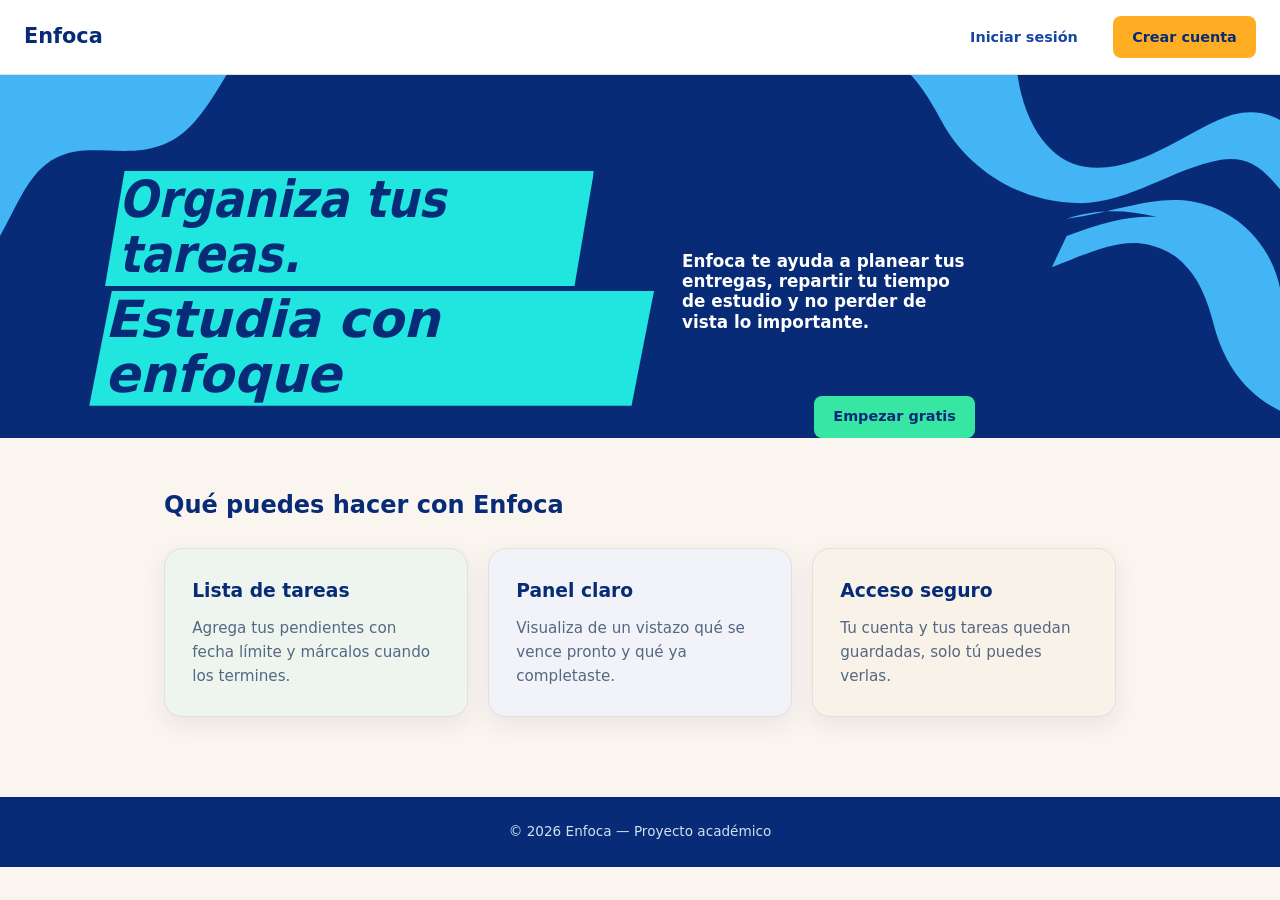
<file: templates/index.html>
<!DOCTYPE html>
<html lang="es">
<head>
<meta charset="UTF-8">
<meta name="viewport" content="width=device-width, initial-scale=1">
<title>Enfoca | Organiza tus tareas y estudia mejor</title>
<link rel="stylesheet" href="/static/css/style.css">
</head>
<body>

<header class="navbar">
  <span class="logo">Enfoca</span>
  <nav>
    <a class="btn btn-texto" href="/login">Iniciar sesión</a>
    <a class="btn btn-primario" href="/registro">Crear cuenta</a>
  </nav>
</header>

<section class="hero">
  <div class="hero-contenido">
    <h1>
  <span>Organiza tus tareas.</span>
  <span>Estudia con enfoque</span>
</h1>
    <p>Enfoca te ayuda a planear tus entregas, repartir tu tiempo de estudio y no perder de vista lo importante.</p>
    <a class="btn btn-primario" href="/registro">Empezar gratis</a>
  </div>
</section>

<main>
  <h2 class="seccion-titulo">Qué puedes hacer con Enfoca</h2>
  <div class="grid-tarjetas">
    <div class="tarjeta">
      <h3>Lista de tareas</h3>
      <p>Agrega tus pendientes con fecha límite y márcalos cuando los termines.</p>
    </div>
    <div class="tarjeta">
      <h3>Panel claro</h3>
      <p>Visualiza de un vistazo qué se vence pronto y qué ya completaste.</p>
    </div>
    <div class="tarjeta">
      <h3>Acceso seguro</h3>
      <p>Tu cuenta y tus tareas quedan guardadas, solo tú puedes verlas.</p>
    </div>
  </div>
</main>

<footer>© 2026 Enfoca — Proyecto académico</footer>

</body>
</html>
</file>
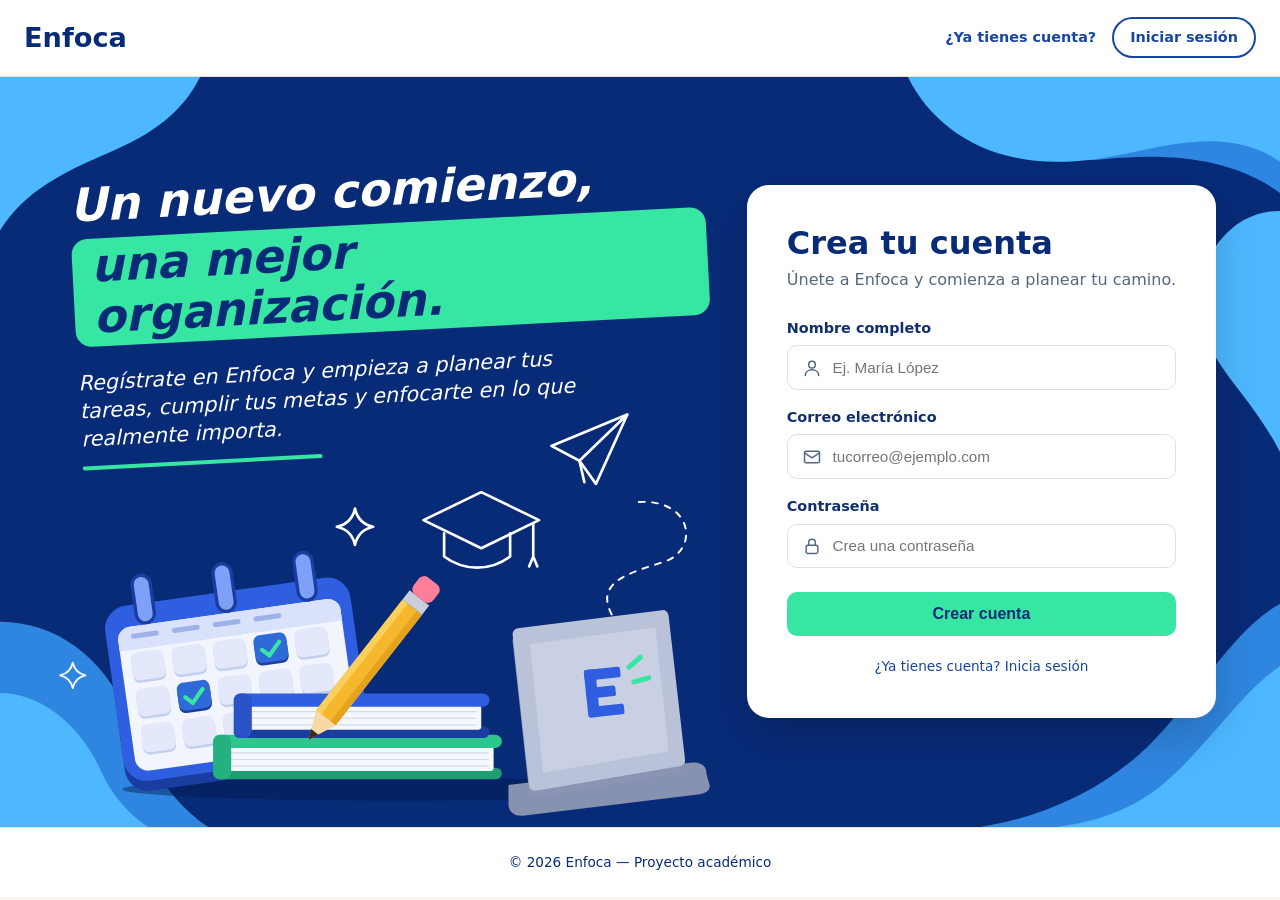
<file: templates/registro.html>
<!DOCTYPE html>
<html lang="es">
<head>
<meta charset="UTF-8">
<meta name="viewport" content="width=device-width, initial-scale=1">
<title>Crear cuenta | Enfoca</title>
<link rel="stylesheet" href="/static/css/style.css">
</head>
<body class="pagina-registro">

<header class="navbar">
  <a class="logo" href="/">Enfoca</a>
  <nav>
    <span class="nav-pregunta">¿Ya tienes cuenta?</span>
    <a class="btn btn-texto" href="/login">Iniciar sesión</a>
  </nav>
</header>

<main class="registro-hero">
  <section class="registro-presentacion">
    <div class="registro-copy">
      <h1>Un nuevo comienzo,</h1>
      <h2><span>una mejor organización.</span></h2>
      <p>Regístrate en Enfoca y empieza a planear tus tareas, cumplir tus metas y enfocarte en lo que realmente importa.</p>
    </div>

    <svg class="registro-ilustracion" viewBox="0 0 800 500" aria-hidden="true">
      <defs>
        <g id="celdas">
          <rect x="26" y="98" width="40" height="34" rx="8"/>
          <rect x="76" y="98" width="40" height="34" rx="8"/>
          <rect x="126" y="98" width="40" height="34" rx="8"/>
          <rect x="226" y="98" width="40" height="34" rx="8"/>
          <rect x="26" y="142" width="40" height="34" rx="8"/>
          <rect x="126" y="142" width="40" height="34" rx="8"/>
          <rect x="176" y="142" width="40" height="34" rx="8"/>
          <rect x="226" y="142" width="40" height="34" rx="8"/>
          <rect x="26" y="186" width="40" height="34" rx="8"/>
          <rect x="76" y="186" width="40" height="34" rx="8"/>
          <rect x="126" y="186" width="40" height="34" rx="8"/>
          <rect x="176" y="186" width="40" height="34" rx="8"/>
          <rect x="226" y="186" width="40" height="34" rx="8"/>
        </g>
      </defs>

      <!-- Sombra en el suelo -->
      <ellipse cx="430" cy="468" rx="340" ry="14" fill="#041a4d" opacity=".45"/>

      <!-- Calendario -->
      <g transform="translate(60 210) rotate(-8)">
        <rect x="0" y="52" width="300" height="214" rx="28" fill="#1a3da0"/>
        <rect x="0" y="40" width="300" height="214" rx="28" fill="#2f5fe0"/>
        <rect x="14" y="66" width="272" height="176" rx="16" fill="#f2f5fe"/>
        <rect x="14" y="66" width="272" height="28" rx="16" fill="#d9e2fa"/>
        <rect x="14" y="80" width="272" height="14" fill="#d9e2fa"/>
        <rect x="30" y="75" width="34" height="6" rx="3" fill="#9fb2e8"/>
        <rect x="80" y="75" width="34" height="6" rx="3" fill="#9fb2e8"/>
        <rect x="130" y="75" width="34" height="6" rx="3" fill="#9fb2e8"/>
        <rect x="180" y="75" width="34" height="6" rx="3" fill="#9fb2e8"/>
        <use href="#celdas" transform="translate(0 3)" fill="#c3cfee"/>
        <use href="#celdas" fill="#e3e9fb"/>
        <rect x="176" y="101" width="40" height="34" rx="8" fill="#1a3da0"/>
        <rect x="176" y="98" width="40" height="34" rx="8" fill="#2f6bd8"/>
        <rect x="76" y="145" width="40" height="34" rx="8" fill="#1a3da0"/>
        <rect x="76" y="142" width="40" height="34" rx="8" fill="#2f6bd8"/>
        <path d="M185 116l8 8 14-15M85 160l8 8 14-15" fill="none" stroke="#36e6a2" stroke-width="5" stroke-linecap="round" stroke-linejoin="round"/>
        <rect x="38" y="4" width="26" height="62" rx="13" fill="#1a3da0"/>
        <rect x="42" y="8" width="18" height="54" rx="9" fill="#7ea0f7"/>
        <rect x="137" y="4" width="26" height="62" rx="13" fill="#1a3da0"/>
        <rect x="141" y="8" width="18" height="54" rx="9" fill="#7ea0f7"/>
        <rect x="236" y="4" width="26" height="62" rx="13" fill="#1a3da0"/>
        <rect x="240" y="8" width="18" height="54" rx="9" fill="#7ea0f7"/>
      </g>

      <!-- Portátil -->
      <g transform="translate(540 258)">
        <path d="M18 205L238 178Q258 176 258 192L262 206Q262 214 250 216L38 242Q20 244 18 230Z" fill="#8791b0"/>
        <path d="M30 30L205 8L225 183L50 213Z" fill="#8b95b3" stroke="#8b95b3" stroke-width="14" stroke-linejoin="round"/>
        <path d="M30 22L205 0L225 175L50 205Z" fill="#b9c2d9" stroke="#b9c2d9" stroke-width="14" stroke-linejoin="round"/>
        <path d="M44 34L196 14L212 164L60 190Z" fill="#c9d0e4"/>
        <g transform="rotate(-6 128 93)" fill="#2f5fe0">
          <rect x="112" y="64" width="14" height="58" rx="3"/>
          <rect x="112" y="64" width="44" height="13" rx="3"/>
          <rect x="112" y="86" width="36" height="13" rx="3"/>
          <rect x="112" y="109" width="44" height="13" rx="3"/>
        </g>
        <path d="M164 62l14-12M170 80l18-5" fill="none" stroke="#36e6a2" stroke-width="6" stroke-linecap="round"/>
      </g>

      <!-- Libro verde -->
      <g transform="translate(200 380)">
        <rect x="0" y="62" width="350" height="14" rx="7" fill="#1f9d72"/>
        <rect x="14" y="36" width="326" height="30" rx="4" fill="#f4f7fb"/>
        <path d="M22 44H334M22 52H334M22 60H334" stroke="#d3dbe8" stroke-width="1.5"/>
        <rect x="0" y="22" width="350" height="16" rx="8" fill="#2fc58f"/>
        <rect x="0" y="22" width="22" height="54" rx="9" fill="#25b07f"/>
      </g>

      <!-- Libro azul -->
      <g transform="translate(225 330)">
        <rect x="0" y="62" width="310" height="14" rx="7" fill="#1a3da0"/>
        <rect x="14" y="36" width="286" height="30" rx="4" fill="#f4f7fb"/>
        <path d="M22 44H294M22 52H294M22 60H294" stroke="#d3dbe8" stroke-width="1.5"/>
        <rect x="0" y="22" width="310" height="16" rx="8" fill="#2f5fe0"/>
        <rect x="0" y="22" width="22" height="54" rx="9" fill="#2a52c9"/>
      </g>

      <!-- Lápiz -->
      <g transform="translate(325 372) rotate(-52)">
        <polygon points="0,0 -34,15 0,30" fill="#f7d9a3"/>
        <polygon points="-34,15 -22,9.5 -22,20.5" fill="#3a2a1a"/>
        <rect x="0" y="0" width="170" height="30" fill="#f5b72c"/>
        <rect x="0" y="0" width="170" height="8" fill="#fbd05a"/>
        <rect x="0" y="22" width="170" height="8" fill="#e5a31d"/>
        <rect x="170" y="0" width="14" height="30" fill="#c9ced9"/>
        <rect x="184" y="0" width="26" height="30" rx="8" fill="#ff7e9a"/>
      </g>

      <!-- Dibujos de trazo: avioncito, birrete, destellos y línea punteada -->
      <g fill="none" stroke="#fff" stroke-width="3.2" stroke-linecap="round" stroke-linejoin="round">
        <path d="M610 52L702 14 664 98 644 70Z"/>
        <path d="M644 70L702 14M644 70L650 96"/>
        <path d="M455 142L525 108 595 142 525 176Z"/>
        <path d="M480 158v28c24 18 56 18 80 0v-28"/>
        <path d="M588 146v40M588 186l-5 12M588 186l5 12"/>
        <path d="M372 128Q376 146 394 150Q376 154 372 172Q368 154 350 150Q368 146 372 128Z"/>
        <path transform="translate(30 330) scale(.7)" d="M0 -22Q4 -4 22 0Q4 4 0 22Q-4 4 -22 0Q-4 -4 0 -22Z"/>
        <path stroke-width="2.4" stroke-dasharray="7 9" d="M716 120C780 116 790 176 748 192C700 207 662 218 684 258"/>
      </g>
    </svg>
  </section>

  <section class="panel-form">
    <h2>Crea tu cuenta</h2>
    <p class="sub">Únete a Enfoca y comienza a planear tu camino.</p>
    <div id="mensaje" class="mensaje"></div>
    <form id="form-registro">
      <div class="campo">
        <label for="nombre">Nombre completo</label>
        <input type="text" id="nombre" placeholder="Ej. María López" required>
      </div>
      <div class="campo">
        <label for="email">Correo electrónico</label>
        <input type="email" id="email" placeholder="tucorreo@ejemplo.com" required>
      </div>
      <div class="campo">
        <label for="password">Contraseña</label>
        <input type="password" id="password" placeholder="Crea una contraseña" minlength="6" required>
      </div>
      <button class="btn btn-primario" type="submit">Crear cuenta</button>
    </form>
    <a class="enlace-sutil" href="/login">¿Ya tienes cuenta? Inicia sesión</a>
  </section>
</main>

<footer>© 2026 Enfoca — Proyecto académico</footer>

<script>
document.getElementById('form-registro').addEventListener('submit', async (e) => {
  e.preventDefault();
  const mensaje = document.getElementById('mensaje');
  mensaje.className = 'mensaje';
  mensaje.textContent = '';
  try {
    const res = await fetch('/api/registro', {
      method: 'POST',
      headers: { 'Content-Type': 'application/json' },
      body: JSON.stringify({
        nombre: document.getElementById('nombre').value,
        email: document.getElementById('email').value,
        password: document.getElementById('password').value
      })
    });
    const data = await res.json();
    if (!res.ok) throw new Error(data.error || 'No se pudo crear la cuenta');
    mensaje.className = 'mensaje exito';
    mensaje.textContent = data.mensaje || 'Cuenta creada. Revisa tu correo para verificarla.';
  } catch (err) {
    mensaje.className = 'mensaje error';
    mensaje.textContent = err.message;
  }
});
</script>
</body>
</html>
</file>
<file: static/css/style.css>
:root {
  --azul: #1746a2;
  --azul-oscuro: #082b78;
  --verde: #36e6a2;
  --verde-claro: #e8f8f0;
  --fondo: #fbf5ef;
  --texto: #102f70;
  --suave: #566783;
  --borde: #e6dfd8;
  --blanco: #ffffff;
  --sombra: 0 8px 24px rgba(8, 43, 120, 0.08);
}

* {
  box-sizing: border-box;
  margin: 0;
  padding: 0;
}

body {
  font-family: "Segoe UI", system-ui, sans-serif;
  background: var(--fondo);
  color: var(--texto);
  line-height: 1.6;
}

a {
  text-decoration: none;
  color: inherit;
}

/* Barra superior */
.navbar {
  background: var(--blanco);
  border-bottom: 1px solid var(--borde);
  display: flex;
  align-items: center;
  justify-content: space-between;
  padding: 1rem 1.5rem;
  box-shadow: var(--sombra);
}

.navbar .logo {
  font-weight: 800;
  font-size: 1.3rem;
  color: var(--azul-oscuro);
}

.navbar nav {
  display: flex;
  gap: 1rem;
  align-items: center;
}

/* Botones */
.btn {
  display: inline-block;
  padding: 0.6rem 1.2rem;
  border-radius: 8px;
  font-weight: 600;
  font-size: 0.9rem;
  border: none;
  cursor: pointer;
}

.btn-primario {
  background: var(--verde);
  color: var(--azul-oscuro);
}

.navbar .btn-primario {
  background: #ffae24;
  color: var(--azul-oscuro);
}

.btn-secundario {
  background: var(--azul);
  color: #fff;
}

.btn-texto {
  background: none;
  color: var(--azul);
}

/* Inicio: conserva las ondas y los colores */
.hero {
  position: relative;
  isolation: isolate;
  overflow: hidden;
  min-height: 350px;
  padding: 4rem 1.5rem;
  background-color: #082b78;
  background-image: url("/static/hero-waves.svg");
  background-repeat: no-repeat;
  background-size: 100% 100%;
  color: #fff;
}

.hero::before,
.hero::after {
  display: none;
}

.hero-contenido {
  position: relative;
  z-index: 2;
  display: grid;
  width: 92%;
  max-width: none;
  margin: 0 auto;
  grid-template-columns: 1fr 0.95fr;
  gap: 1rem 2rem;
  align-items: center;
}

.hero h1 {
  grid-column: 1;
  grid-row: 1 / span 2;
  position: relative;
  top: 2rem;
  left: 1rem;
  display: flex;
  flex-direction: column;
  align-items: flex-start;
  gap: 0.08em;
  max-width: 100%;
  padding: 0;
  color: #082b78;
  font-size: clamp(1.7rem, 4.2vw, 3.2rem);
  font-weight: 800;
  font-style: italic;
  line-height: 1.08;
}

.hero h1 span {
  display: block;
  width: fit-content;
  max-width: 100%;
  padding: 0.02em 0.3em 0.07em;
  background: #21e5df;
  clip-path: polygon(4% 0, 100% 0, 96% 100%, 0 100%);
}

.hero h1 span:first-child {
  margin-left: 0.3em;
  transform: scaleX(0.89);
  transform-origin: left center;
}

.hero p {
  grid-column: 2;
  grid-row: 1;
  position: relative;
  top: 5.5rem;
  left: 0.75rem;
  width: 25ch;
  max-width: 100%;
  margin: 0;
  color: #fff;
  font-size: 1.05rem;
  font-weight: 700;
  line-height: 1.2;
}

.hero .btn {
  grid-column: 2;
  grid-row: 2;
  position: relative;
  top: 5.5rem;
  left: 9rem;
  justify-self: start;
  margin: 0;
}

/* Contenido en tarjetas */
main {
  max-width: 1000px;
  margin: 0 auto;
  padding: 3rem 1.5rem;
}

.seccion-titulo {
  font-size: 1.5rem;
  font-weight: 800;
  margin-bottom: 1.5rem;
  color: var(--azul-oscuro);
}

.grid-tarjetas {
  display: grid;
  grid-template-columns: 1fr;
  gap: 1.25rem;
}

.tarjeta {
  background: #fff;
  border: 1px solid var(--borde);
  border-radius: 18px;
  padding: 1.7rem;
  box-shadow: var(--sombra);
  transition: transform 180ms ease, box-shadow 180ms ease;
}

.tarjeta:nth-child(1) {
  background: #eef5ef;
}

.tarjeta:nth-child(2) {
  background: #f1f3f8;
}

.tarjeta:nth-child(3) {
  background: #f8f2e9;
}

.tarjeta:hover {
  transform: translateY(-4px);
  box-shadow: 0 14px 30px rgba(41, 76, 69, 0.13);
}

.tarjeta h3 {
  color: var(--azul-oscuro);
  margin-bottom: 0.6rem;
}

.tarjeta p {
  color: var(--suave);
  font-size: 0.95rem;
}

.divisor {
  border: none;
  border-top: 1px solid var(--borde);
  margin: 2.5rem 0;
}

/* Pie de página */
footer {
  background: var(--azul-oscuro);
  color: #cfe2f0;
  text-align: center;
  padding: 1.5rem;
  font-size: 0.85rem;
  margin-top: 2rem;
}

/* Formularios */
.panel-form {
  width: 100%;
  max-width: 420px;
  margin: 3rem auto;
  padding: 2rem;
  background: var(--blanco);
  border: 1px solid var(--borde);
  border-radius: 12px;
  box-shadow: var(--sombra);
}

.panel-form h2 {
  color: var(--azul-oscuro);
  margin-bottom: 0.3rem;
}

.panel-form .sub {
  color: var(--suave);
  font-size: 0.9rem;
  margin-bottom: 1.5rem;
}

.campo {
  margin-bottom: 1rem;
}

.campo label {
  display: block;
  font-size: 0.85rem;
  font-weight: 600;
  margin-bottom: 0.35rem;
  color: var(--texto);
}

.campo input {
  width: 100%;
  padding: 0.7rem 0.8rem;
  border: 1px solid var(--borde);
  border-radius: 8px;
  font-size: 0.95rem;
}

.campo input:focus {
  outline: 2px solid var(--verde);
  border-color: transparent;
}

.panel-form .btn {
  width: 100%;
  margin-top: 0.5rem;
}

.enlace-sutil {
  display: block;
  text-align: center;
  margin-top: 1.25rem;
  font-size: 0.85rem;
  color: var(--azul);
}

.mensaje {
  display: none;
  font-size: 0.85rem;
  padding: 0.6rem 0.8rem;
  border-radius: 6px;
  margin-bottom: 1rem;
}

.mensaje.error {
  display: block;
  background: #fdecea;
  color: #a42626;
}

.mensaje.exito {
  display: block;
  background: var(--verde-claro);
  color: #0b6b53;
}

/* Dashboard */
.dash-header {
  display: flex;
  justify-content: space-between;
  align-items: center;
  margin-bottom: 2rem;
}

.dash-header h1 {
  color: var(--azul-oscuro);
  font-size: 1.6rem;
}

.form-tarea {
  display: grid;
  grid-template-columns: 1fr;
  gap: 0.75rem;
  background: var(--blanco);
  border: 1px solid var(--borde);
  border-radius: 10px;
  padding: 1.25rem;
  margin-bottom: 2rem;
  box-shadow: var(--sombra);
}

.lista-tareas {
  display: grid;
  gap: 0.75rem;
}

.tarea {
  display: flex;
  justify-content: space-between;
  align-items: center;
  background: var(--blanco);
  border: 1px solid var(--borde);
  border-left: 4px solid var(--verde);
  border-radius: 8px;
  padding: 1rem 1.25rem;
}

.tarea.vencida {
  border-left-color: #d9534f;
}

.tarea .info strong {
  display: block;
  color: var(--azul-oscuro);
}

.tarea .info span {
  font-size: 0.8rem;
  color: var(--suave);
}

.tarea .borrar {
  background: none;
  border: none;
  color: #d9534f;
  cursor: pointer;
  font-weight: 700;
  font-size: 1.1rem;
}

/* ============================================================
   LOGIN (solo afecta a la página de inicio de sesión)
   ============================================================ */

/* Encabezado del login: solo con <body class="pagina-login"> */
.pagina-login .navbar a.logo {
  font-size: 1.7rem;
}

.pagina-login .navbar nav a.btn-texto[href="/registro"] {
  padding: 0.45rem 1rem;
  border: 2px solid var(--verde);
  border-radius: 999px;
  font-weight: 700;
}

/* Pie del login: franja blanca con letras azules */
.pagina-login footer {
  margin-top: 0;
  background: var(--blanco);
  color: var(--azul-oscuro);
  border-top: 1px solid var(--borde);
}

.login-hero {
  position: relative;
  isolation: isolate;
  display: grid;
  grid-template-columns: minmax(0, 1.1fr) minmax(340px, 0.9fr);
  align-items: stretch;
  gap: 3rem;
  width: 100%;
  max-width: none;
  min-height: max(640px, calc(100vh - 150px));
  margin: 0;
  padding: 2rem clamp(1.5rem, 5vw, 5rem) 0;
  overflow: hidden;
  background: var(--azul-oscuro);
}

/* Ondas celestes del boceto */
.login-hero::before {
  content: "";
  position: absolute;
  inset: 0;
  z-index: 0;
  pointer-events: none;
  background-image: url("data:image/svg+xml,%3Csvg xmlns='http://www.w3.org/2000/svg' viewBox='0 0 1600 840' preserveAspectRatio='none'%3E%3Cpath fill='%2341b0f5' d='M1250 0C1290 90 1400 130 1500 110C1550 100 1580 110 1600 125V215C1570 180 1530 175 1490 190C1380 225 1270 130 1210 0Z'/%3E%3Cpath fill='%2341b0f5' d='M1600 200C1530 215 1490 270 1510 340C1530 410 1580 440 1600 475V570C1550 525 1460 470 1440 380C1420 290 1490 215 1600 200Z'/%3E%3Cpath fill='%233aa3ea' d='M1600 520C1520 545 1450 610 1390 680C1340 735 1270 775 1180 790C1290 745 1360 690 1420 625C1480 565 1540 535 1600 520Z'/%3E%3Cpath fill='%2341b0f5' d='M1600 610C1540 640 1490 700 1430 760C1390 800 1310 830 1220 840H1600Z'/%3E%3C/svg%3E");
  background-repeat: no-repeat;
  background-size: 100% 100%;
}

.login-presentacion {
  position: relative;
  z-index: 1;
  min-width: 0;
  min-height: 620px;
}

.login-copy {
  position: relative;
  z-index: 2;
  width: 100%;
  max-width: 560px;
  padding-top: clamp(1.5rem, 4vh, 3rem);
  transform: rotate(-2deg);
  transform-origin: left top;
}

.login-copy h1 {
  color: #fff;
  font-size: clamp(1.9rem, 2.9vw, 2.7rem);
  font-weight: 800;
  font-style: italic;
  line-height: 1.1;
}

.login-copy h2 {
  margin-top: 0.7rem;
  color: var(--azul-oscuro);
  font-size: clamp(1.8rem, 2.7vw, 2.5rem);
  font-style: italic;
  line-height: 1.1;
}

.login-copy h2 span {
  display: table;
  margin-top: 0.1em;
  padding: 0.04em 0.28em;
  border-radius: 10px;
  background: var(--verde);
  color: var(--azul-oscuro);
}

.login-copy p {
  max-width: 32ch;
  margin-top: 1rem;
  color: #fff;
  font-size: 1.05rem;
  font-style: italic;
  line-height: 1.35;
}

/* Foto grande, integrada: pegada al borde inferior y difuminada por los lados */
.login-presentacion > .login-foto {
  position: absolute;
  z-index: 1;
  left: -2%;
  bottom: 0;
  width: clamp(430px, 42vw, 680px);
  max-width: none;
  height: auto;
  border: 0;
  box-shadow: none;
  pointer-events: none;
  -webkit-mask-image:
    linear-gradient(to right, transparent 0, #000 10%, #000 92%, transparent 100%),
    linear-gradient(to bottom, transparent 0, #000 12%, #000 100%);
  -webkit-mask-composite: source-in;
  mask-image:
    linear-gradient(to right, transparent 0, #000 10%, #000 92%, transparent 100%),
    linear-gradient(to bottom, transparent 0, #000 12%, #000 100%);
  mask-composite: intersect;
}

/* Dibujos más grandes, escalonados y con línea punteada */
.login-iconos {
  position: absolute;
  z-index: 3;
  top: 2%;
  right: -2.5rem;
  width: 150px;
  height: 400px;
  pointer-events: none;
  transform: scale(1.35);
  transform-origin: top right;
}

.login-iconos .linea-icono {
  position: absolute;
  inset: 0;
  width: 100%;
  height: 100%;
  fill: none;
  stroke: var(--verde);
  stroke-width: 1.8;
  stroke-dasharray: 5 6;
  stroke-linecap: round;
  opacity: 0.85;
}

.login-iconos .icono {
  position: absolute;
  z-index: 1;
  width: 58px;
  height: 58px;
  fill: none;
  stroke: #fff;
  stroke-width: 2.2;
  stroke-linecap: round;
  stroke-linejoin: round;
}

.login-iconos .detalle-verde {
  stroke: var(--verde);
}

.login-iconos .icono-calendario {
  top: 0;
  left: 6px;
  transform: rotate(-6deg);
}

.login-iconos .icono-birrete {
  top: 108px;
  left: 78px;
  width: 66px;
  height: 66px;
  transform: rotate(4deg);
}

.login-iconos .icono-lista {
  top: 214px;
  left: 10px;
  transform: rotate(-5deg);
}

.login-iconos .icono-portapapeles {
  top: 316px;
  left: 82px;
  width: 54px;
  height: 54px;
  transform: rotate(6deg);
}

/* Tarjeta del formulario */
.login-hero .panel-form {
  position: relative;
  z-index: 2;
  align-self: center;
  width: 100%;
  max-width: 540px;
  margin: 0 auto 2rem;
  padding: 2.5rem;
  border: none;
  border-radius: 22px;
  background: #fff;
  box-shadow: 0 18px 45px rgba(0, 0, 0, 0.18);
}

/* ============================================================
   REGISTRO (solo afecta a la página de crear cuenta)
   ============================================================ */

/* Encabezado del registro: solo con <body class="pagina-registro"> */
.pagina-registro .navbar a.logo {
  font-size: 1.7rem;
}

.pagina-registro .navbar .nav-pregunta {
  font-size: 0.9rem;
  font-weight: 600;
  color: var(--azul);
}

.pagina-registro .navbar nav a.btn-texto {
  padding: 0.45rem 1rem;
  border: 2px solid var(--azul);
  border-radius: 999px;
  font-weight: 700;
}

/* Pie del registro: franja blanca con letras azules */
.pagina-registro footer {
  margin-top: 0;
  background: var(--blanco);
  color: var(--azul-oscuro);
  border-top: 1px solid var(--borde);
}

.registro-hero {
  position: relative;
  isolation: isolate;
  display: grid;
  grid-template-columns: minmax(0, 1.15fr) minmax(360px, 0.85fr);
  align-items: stretch;
  gap: 3rem;
  width: 100%;
  max-width: none;
  min-height: max(720px, calc(100vh - 150px));
  margin: 0;
  padding: 2rem clamp(1.5rem, 5vw, 5rem) 0;
  overflow: hidden;
  background: var(--azul-oscuro);
}

/* Ondas celestes, siguiendo el boceto */
.registro-hero::before {
  content: "";
  position: absolute;
  inset: 0;
  z-index: 0;
  pointer-events: none;
  background-image: url("data:image/svg+xml,%3Csvg xmlns='http://www.w3.org/2000/svg' viewBox='0 0 1600 840' preserveAspectRatio='none'%3E%3Cpath fill='%234db8ff' d='M0 0H250C228 40 190 64 138 84C80 106 30 128 0 172Z'/%3E%3Cpath fill='%232f86e0' d='M1180 0C1215 60 1290 100 1380 92C1460 85 1540 90 1600 130V60C1540 45 1470 50 1420 58C1350 66 1300 40 1280 0Z'/%3E%3Cpath fill='%234db8ff' d='M1135 0C1165 55 1230 95 1320 95C1400 95 1450 70 1520 72C1560 74 1585 85 1600 95V0Z'/%3E%3Cpath fill='%234db8ff' d='M1600 150C1540 150 1495 200 1500 262C1505 320 1560 350 1600 420Z'/%3E%3Cpath fill='%232f86e0' d='M1600 590C1540 620 1500 690 1440 745C1385 795 1310 828 1225 840H1600Z'/%3E%3Cpath fill='%234db8ff' d='M1600 660C1550 690 1510 750 1450 795C1415 820 1370 835 1320 840H1600Z'/%3E%3Cpath fill='%232f86e0' d='M0 610C70 610 130 650 160 715C182 762 210 810 260 840H0Z'/%3E%3Cpath fill='%234db8ff' d='M0 690C50 690 100 725 125 775C140 805 160 825 185 840H0Z'/%3E%3C/svg%3E");
  background-repeat: no-repeat;
  background-size: 100% 100%;
}

.registro-presentacion {
  position: relative;
  z-index: 1;
  min-width: 0;
  min-height: 650px;
}

.registro-copy {
  position: relative;
  z-index: 2;
  width: 100%;
  padding-top: clamp(3rem, 8vh, 5.5rem);
  transform: rotate(-3deg);
  transform-origin: left top;
}

.registro-copy h1 {
  color: #fff;
  font-size: clamp(2.2rem, 3.6vw, 3.4rem);
  font-weight: 800;
  font-style: italic;
  line-height: 1.1;
}

.registro-copy h2 {
  margin-top: 0.5rem;
  color: var(--azul-oscuro);
  font-size: clamp(2.2rem, 3.6vw, 3.4rem);
  font-style: italic;
  line-height: 1.1;
}

.registro-copy h2 span {
  display: table;
  padding: 0.05em 0.4em 0.1em;
  border-radius: 16px;
  background: var(--verde);
  color: var(--azul-oscuro);
}

.registro-copy p {
  max-width: 40ch;
  margin-top: 1.4rem;
  color: #fff;
  font-size: 1.3rem;
  font-style: italic;
  line-height: 1.35;
}

.registro-copy p::after {
  content: "";
  display: block;
  width: 240px;
  height: 4px;
  margin-top: 0.8rem;
  border-radius: 4px;
  background: var(--verde);
}

/* Ilustración dibujada en SVG, más arriba y completa */
.registro-ilustracion {
  position: absolute;
  z-index: 1;
  left: -1rem;
  bottom: 1.5%;
  width: min(104%, 700px);
  height: auto;
  overflow: visible;
  pointer-events: none;
}

/* Tarjeta del formulario */
.registro-hero .panel-form {
  position: relative;
  z-index: 2;
  align-self: center;
  width: 100%;
  max-width: 560px;
  margin: 0 auto 2rem;
  padding: 2.5rem;
  border: none;
  border-radius: 22px;
  background: #fff;
  box-shadow: 0 18px 45px rgba(0, 0, 0, 0.18);
}

.registro-hero .panel-form h2 {
  font-size: 2rem;
  font-weight: 800;
  line-height: 1.15;
}

.registro-hero .panel-form .sub {
  font-size: 1rem;
}

.registro-hero .campo label {
  font-size: 0.9rem;
  font-weight: 700;
}

.registro-hero .campo input {
  padding: 0.8rem 0.9rem 0.8rem 2.8rem;
  border-radius: 10px;
  background-color: #fff;
  background-repeat: no-repeat;
  background-position: 0.9rem center;
  background-size: 20px;
}

/* Íconos dentro de los campos */
.pagina-registro #nombre {
  background-image: url("data:image/svg+xml,%3Csvg xmlns='http://www.w3.org/2000/svg' viewBox='0 0 24 24' fill='none' stroke='%23566783' stroke-width='1.8' stroke-linecap='round' stroke-linejoin='round'%3E%3Ccircle cx='12' cy='8' r='4'/%3E%3Cpath d='M4 21c0-4.4 3.6-7 8-7s8 2.6 8 7'/%3E%3C/svg%3E");
}

.pagina-registro #email {
  background-image: url("data:image/svg+xml,%3Csvg xmlns='http://www.w3.org/2000/svg' viewBox='0 0 24 24' fill='none' stroke='%23566783' stroke-width='1.8' stroke-linecap='round' stroke-linejoin='round'%3E%3Crect x='3' y='5' width='18' height='14' rx='2'/%3E%3Cpath d='m3 7 9 6 9-6'/%3E%3C/svg%3E");
}

.pagina-registro #password {
  background-image: url("data:image/svg+xml,%3Csvg xmlns='http://www.w3.org/2000/svg' viewBox='0 0 24 24' fill='none' stroke='%23566783' stroke-width='1.8' stroke-linecap='round' stroke-linejoin='round'%3E%3Crect x='5' y='11' width='14' height='10' rx='2'/%3E%3Cpath d='M8 11V8a4 4 0 0 1 8 0v3'/%3E%3C/svg%3E");
}

.registro-hero .panel-form .btn {
  padding: 0.8rem 1.2rem;
  border-radius: 10px;
  font-size: 1rem;
}

/* ============================================================
   DASHBOARD "MIS TAREAS" (solo afecta a esta página)
   ============================================================ */

/* Encabezado: solo con <body class="pagina-dashboard"> */
.pagina-dashboard .navbar a.logo {
  font-size: 1.7rem;
}

.pagina-dashboard .navbar .saludo {
  color: var(--azul);
  font-size: 1rem;
  font-weight: 700;
}

.pagina-dashboard .navbar nav .btn-texto {
  padding: 0.45rem 1.1rem;
  border: 2px solid var(--azul);
  border-radius: 999px;
  font-weight: 700;
}

/* Pie: franja blanca con letras azules */
.pagina-dashboard footer {
  margin-top: 0;
  background: var(--blanco);
  color: var(--azul-oscuro);
  border-top: 1px solid var(--borde);
}

.dash-hero {
  position: relative;
  isolation: isolate;
  display: grid;
  grid-template-columns: minmax(0, 0.85fr) minmax(0, 1.25fr);
  align-items: stretch;
  gap: 2.5rem;
  width: 100%;
  max-width: none;
  min-height: max(740px, calc(100vh - 150px));
  margin: 0;
  padding: 2rem clamp(1.5rem, 5vw, 5rem) 0;
  overflow: hidden;
  background: var(--azul-oscuro);
}

/* Ondas celestes, siguiendo el boceto */
.dash-hero::before {
  content: "";
  position: absolute;
  inset: 0;
  z-index: 0;
  pointer-events: none;
  background-image: url("data:image/svg+xml,%3Csvg xmlns='http://www.w3.org/2000/svg' viewBox='0 0 1600 1000' preserveAspectRatio='none'%3E%3Cpath fill='%234db8ff' d='M0 0H250C225 35 190 60 140 80C80 105 30 135 0 185Z'/%3E%3Cpath fill='%232f86e0' d='M1180 0C1215 60 1290 100 1380 92C1460 85 1540 90 1600 130V60C1540 45 1470 50 1420 58C1350 66 1300 40 1280 0Z'/%3E%3Cpath fill='%234db8ff' d='M1135 0C1165 55 1230 95 1320 95C1400 95 1450 70 1520 72C1560 74 1585 85 1600 95V0Z'/%3E%3Cpath fill='%234db8ff' d='M1600 190C1565 195 1545 230 1560 270C1572 305 1590 320 1600 350Z'/%3E%3Cpath fill='%232f86e0' d='M0 800C80 800 170 845 230 905C275 950 330 985 400 1000H0Z'/%3E%3Cpath fill='%234db8ff' d='M0 855C70 855 140 888 195 930C235 958 285 985 335 1000H0Z'/%3E%3Cpath fill='%232f86e0' d='M1600 800C1520 815 1430 850 1350 900C1290 940 1220 975 1130 1000H1600Z'/%3E%3Cpath fill='%234db8ff' d='M1600 860C1530 870 1455 898 1385 938C1325 972 1255 992 1180 1000H1600Z'/%3E%3C/svg%3E");
  background-repeat: no-repeat;
  background-size: 100% 100%;
}

.dash-presentacion {
  position: relative;
  z-index: 1;
  min-width: 0;
  min-height: 660px;
}

.dash-copy {
  position: relative;
  z-index: 2;
  width: 100%;
  padding-top: clamp(3rem, 9vh, 5.5rem);
  padding-left: 2.8rem;
  transform: rotate(-3deg);
  transform-origin: left top;
}

.dash-copy h1 {
  position: relative;
  color: #fff;
  font-size: clamp(2.6rem, 4.6vw, 4.2rem);
  font-weight: 800;
  font-style: italic;
  line-height: 1.1;
}

.dash-copy .dash-destellos {
  position: absolute;
  left: -2.9rem;
  top: 0.1em;
  width: 2.6rem;
  height: 2.6rem;
}

.dash-copy h2 {
  margin-top: 0.4rem;
  color: var(--azul-oscuro);
  font-size: clamp(1.7rem, 2.9vw, 2.7rem);
  font-style: italic;
  line-height: 1.1;
}

.dash-copy h2 span {
  display: table;
  padding: 0.05em 0.4em 0.1em;
  border-radius: 16px;
  background: var(--verde);
  color: var(--azul-oscuro);
}

.dash-copy h2::after {
  content: "";
  display: block;
  width: 260px;
  max-width: 80%;
  height: 4px;
  margin: 0.9rem 0 0 0.3rem;
  border-radius: 4px;
  background: var(--verde);
}

/* Ilustración dibujada en SVG, en la parte baja de la izquierda */
.dash-ilustracion {
  position: absolute;
  z-index: 1;
  left: -0.5rem;
  bottom: 0;
  width: min(100%, 620px);
  height: auto;
  overflow: visible;
  pointer-events: none;
}

/* Tarjeta "Tus pendientes" */
.dash-panel {
  position: relative;
  z-index: 2;
  align-self: center;
  width: 100%;
  max-width: 760px;
  margin: 0 auto 2rem;
  padding: 2.25rem 2.25rem 2.5rem;
  background: #fff;
  border-radius: 22px;
  box-shadow: 0 18px 45px rgba(0, 0, 0, 0.18);
}

.dash-panel h2 {
  color: var(--azul-oscuro);
  font-size: 2.3rem;
  font-weight: 800;
  line-height: 1.15;
}

.dash-contador {
  margin: 0.2rem 0 1.5rem;
  color: var(--suave);
  font-size: 1.1rem;
  font-weight: 700;
}

/* Formulario dentro de la tarjeta */
.pagina-dashboard .form-tarea {
  display: grid;
  grid-template-columns: 1fr;
  gap: 0.75rem;
  align-items: end;
  margin: 0;
  padding: 0;
  background: none;
  border: none;
  border-radius: 0;
  box-shadow: none;
}

.pagina-dashboard .form-tarea .campo {
  margin: 0;
}

.pagina-dashboard .form-tarea label {
  color: var(--azul-oscuro);
  font-size: 0.9rem;
  font-weight: 700;
}

.pagina-dashboard .form-tarea input {
  padding: 0.75rem 0.8rem;
  border: 1px solid #d5dcf0;
  border-radius: 10px;
  background: #fff;
  font-family: inherit;
  font-size: 0.92rem;
}

.pagina-dashboard .form-tarea .btn {
  padding: 0.8rem 1.4rem;
  border-radius: 10px;
  font-size: 1rem;
}

/* Lista de tareas */
.pagina-dashboard .lista-tareas {
  display: grid;
  gap: 0.9rem;
  max-height: 360px;
  margin-top: 1.75rem;
  padding: 4px 6px 4px 0;
  overflow-y: auto;
}

.pagina-dashboard .tarea {
  display: grid;
  grid-template-columns: minmax(0, 1fr) 150px 64px 32px;
  grid-template-areas: "titulo materia fecha borrar";
  align-items: center;
  gap: 0.75rem;
  padding: 1.05rem 1.1rem 1.05rem 1.3rem;
  background: #fff;
  border: 1px solid #dfe5f5;
  border-left: 6px solid var(--verde);
  border-radius: 14px;
  box-shadow: 0 2px 8px rgba(8, 43, 120, 0.06);
}

.pagina-dashboard .tarea.vencida {
  border-left-color: #d9534f;
}

.tarea-titulo {
  grid-area: titulo;
  color: var(--azul-oscuro);
  font-size: 1.15rem;
  font-weight: 800;
  line-height: 1.3;
  overflow-wrap: anywhere;
}

.tarea-materia {
  grid-area: materia;
  justify-self: center;
  max-width: 100%;
  padding: 0.3rem 1rem;
  border-radius: 999px;
  background: #dde5fb;
  color: var(--azul-oscuro);
  font-size: 0.9rem;
  font-weight: 600;
  white-space: nowrap;
  overflow: hidden;
  text-overflow: ellipsis;
}

.tarea-materia.vacia {
  background: #eef1f8;
  color: var(--suave);
}

.tarea-fecha {
  grid-area: fecha;
  color: var(--azul-oscuro);
  font-weight: 700;
  text-align: center;
  white-space: nowrap;
}

.pagina-dashboard .tarea .borrar {
  grid-area: borrar;
  justify-self: end;
  font-size: 1.2rem;
  line-height: 1;
}

/* Ajustes para pantallas medianas */
@media (min-width: 640px) {
  .grid-tarjetas {
    grid-template-columns: repeat(3, 1fr);
  }

  .form-tarea {
    grid-template-columns: 2fr 2fr 1fr auto;
    align-items: end;
  }
}

/* Ajustes para móviles (inicio) */
@media (max-width: 640px) {
  .hero-contenido {
    grid-template-columns: 1fr;
    gap: 1.25rem;
  }

  .hero h1,
  .hero p,
  .hero .btn {
    grid-column: 1;
    grid-row: auto;
  }

  .grid-tarjetas,
  .form-tarea {
    grid-template-columns: 1fr;
  }
}

/* Login: pantallas medianas */
@media (max-width: 900px) {
  .login-hero {
    grid-template-columns: 1fr;
    gap: 1rem;
    padding-bottom: 2rem;
  }

  .login-presentacion {
    min-height: 600px;
  }

  .login-presentacion > .login-foto {
    left: 0;
    width: min(88%, 520px);
  }

  .login-iconos {
    right: 0;
    transform: scale(1.1);
  }

  .login-hero .panel-form {
    max-width: 560px;
    margin-bottom: 0;
  }
}

/* Login: móviles */
@media (max-width: 640px) {
  .login-hero {
    padding-right: 1.25rem;
    padding-left: 1.25rem;
  }

  .login-copy h1 {
    font-size: clamp(1.8rem, 8vw, 2.6rem);
  }

  .login-copy h2 {
    font-size: clamp(1.6rem, 7vw, 2.3rem);
  }

  .login-presentacion > .login-foto {
    width: min(92%, 400px);
  }

  .login-iconos {
    top: 44%;
    transform: scale(0.7);
  }

  .login-hero .panel-form {
    padding: 1.5rem;
  }
}

/* Registro: pantallas medianas */
@media (max-width: 900px) {
  .registro-hero {
    grid-template-columns: 1fr;
    gap: 1rem;
    min-height: 0;
    padding-bottom: 2rem;
  }

  .registro-presentacion {
    min-height: 640px;
  }

  .registro-ilustracion {
    left: 0;
    width: min(100%, 600px);
  }

  .registro-hero .panel-form {
    max-width: 560px;
    margin-bottom: 0;
  }
}

/* Registro: móviles */
@media (max-width: 640px) {
  .registro-hero {
    padding-right: 1.25rem;
    padding-left: 1.25rem;
  }

  .pagina-registro .navbar .nav-pregunta {
    display: none;
  }

  .registro-copy h1,
  .registro-copy h2 {
    font-size: clamp(1.9rem, 8vw, 2.6rem);
  }

  .registro-copy p {
    font-size: 1.1rem;
  }

  .registro-presentacion {
    min-height: 600px;
  }

  .registro-hero .panel-form {
    padding: 1.5rem;
  }
}

/* Dashboard: formulario en una fila */
@media (min-width: 640px) {
  .pagina-dashboard .form-tarea {
    grid-template-columns: 1.3fr 1.1fr 1.15fr auto;
  }
}

/* Dashboard: pantallas medianas */
@media (max-width: 900px) {
  .dash-hero {
    grid-template-columns: 1fr;
    gap: 1rem;
    min-height: 0;
    padding-bottom: 2rem;
  }

  .dash-presentacion {
    min-height: 600px;
  }

  .dash-ilustracion {
    left: 0;
    width: min(100%, 540px);
  }

  .dash-panel {
    max-width: 640px;
    margin-bottom: 0;
  }
}

/* Dashboard: móviles */
@media (max-width: 640px) {
  .dash-hero {
    padding-right: 1.25rem;
    padding-left: 1.25rem;
  }

  .pagina-dashboard .navbar .saludo {
    font-size: 0.85rem;
  }

  .dash-copy h1 {
    font-size: clamp(2.2rem, 10vw, 3rem);
  }

  .dash-copy h2 {
    font-size: clamp(1.5rem, 7vw, 2.2rem);
  }

  .dash-presentacion {
    min-height: 560px;
  }

  .dash-panel {
    padding: 1.5rem;
  }

  .dash-panel h2 {
    font-size: 1.9rem;
  }

  .pagina-dashboard .tarea {
    grid-template-columns: minmax(0, 1fr) auto;
    grid-template-areas:
      "titulo borrar"
      "materia fecha";
  }

  .tarea-materia {
    justify-self: start;
  }

  .tarea-fecha {
    justify-self: end;
  }
}
</file>
